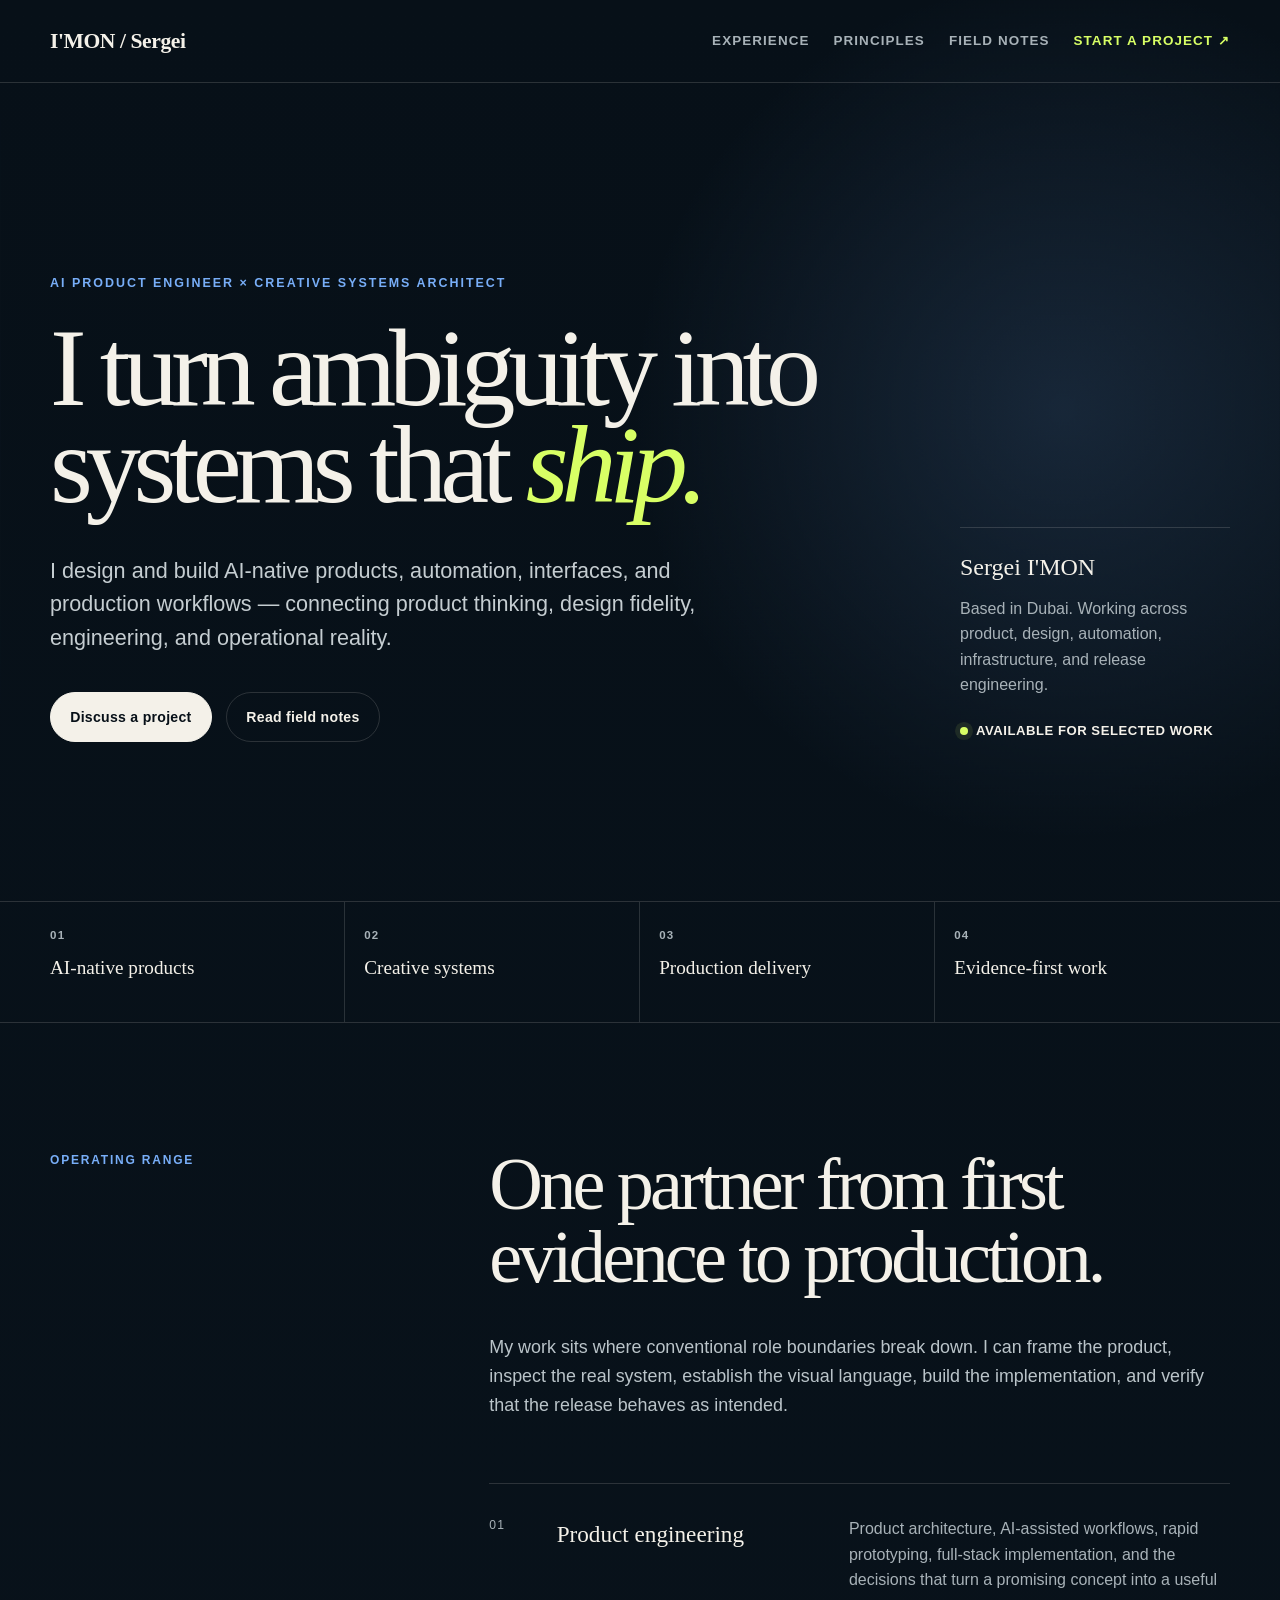
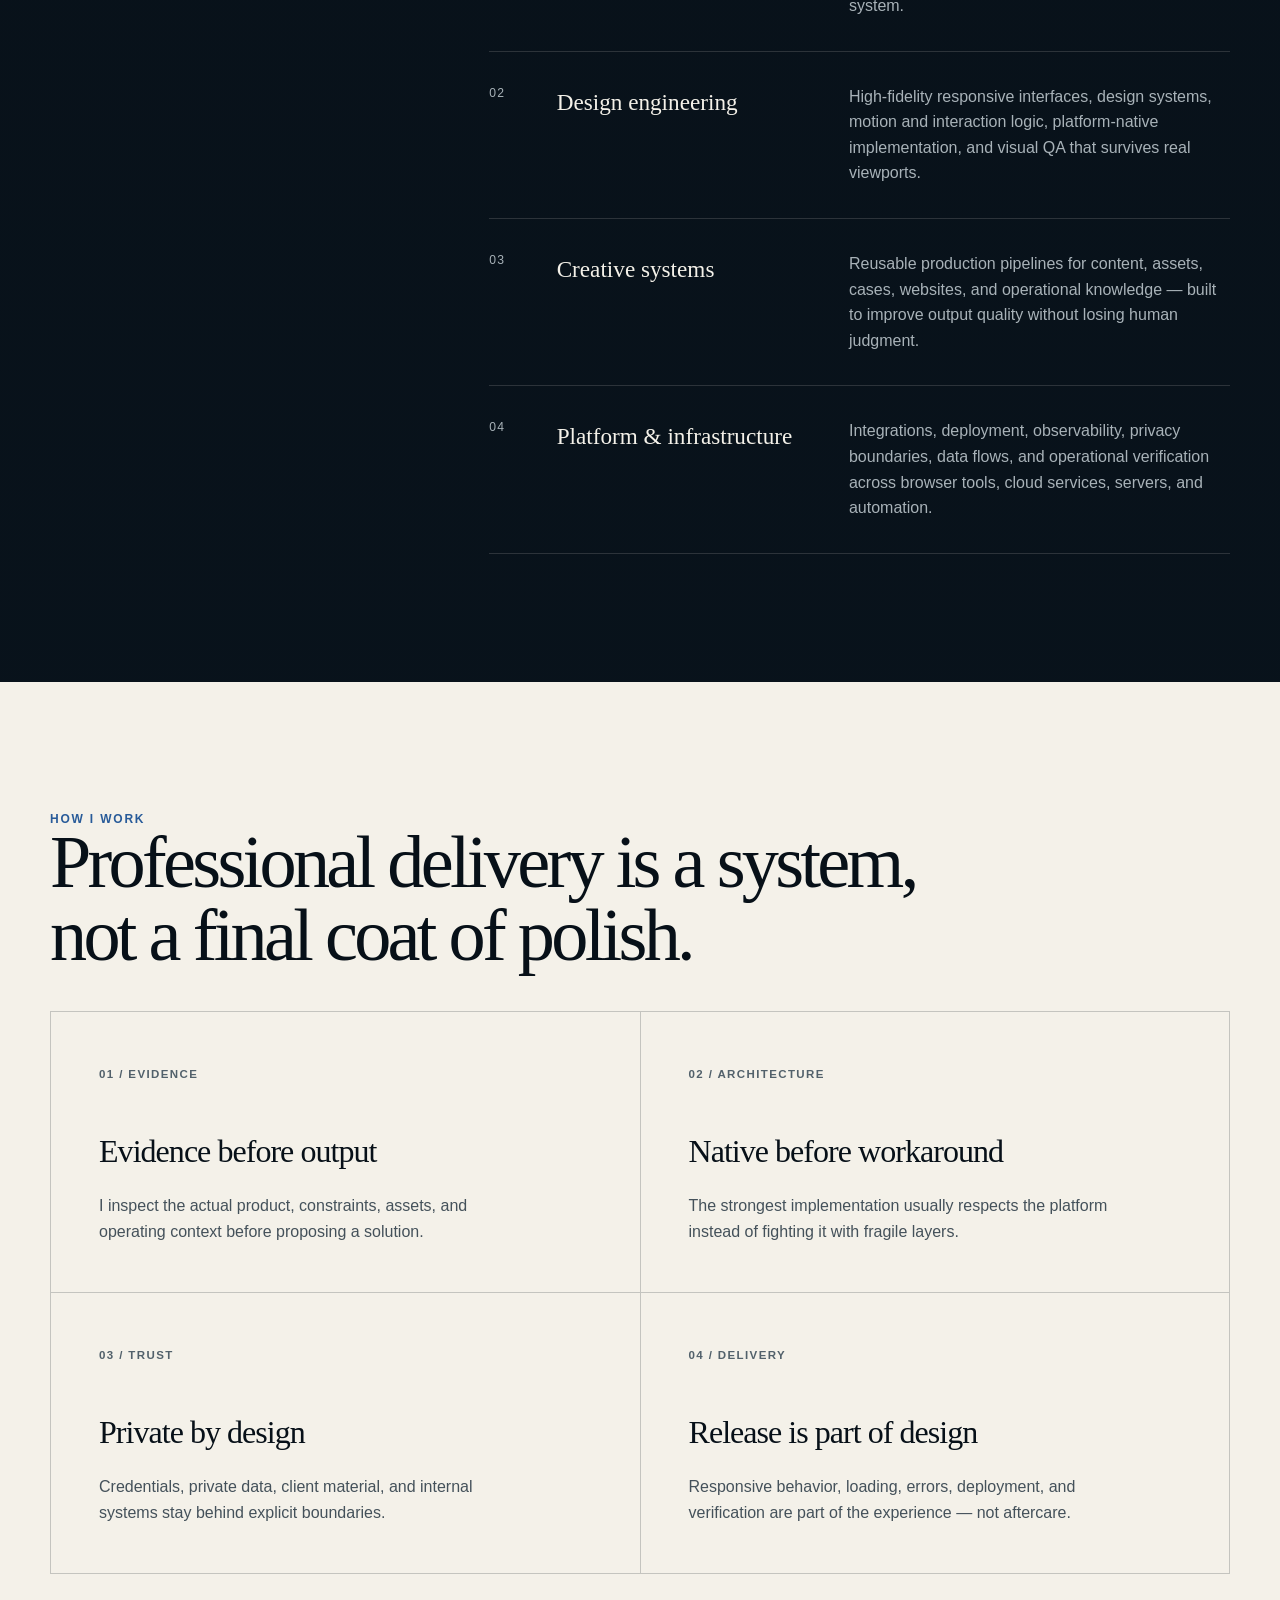
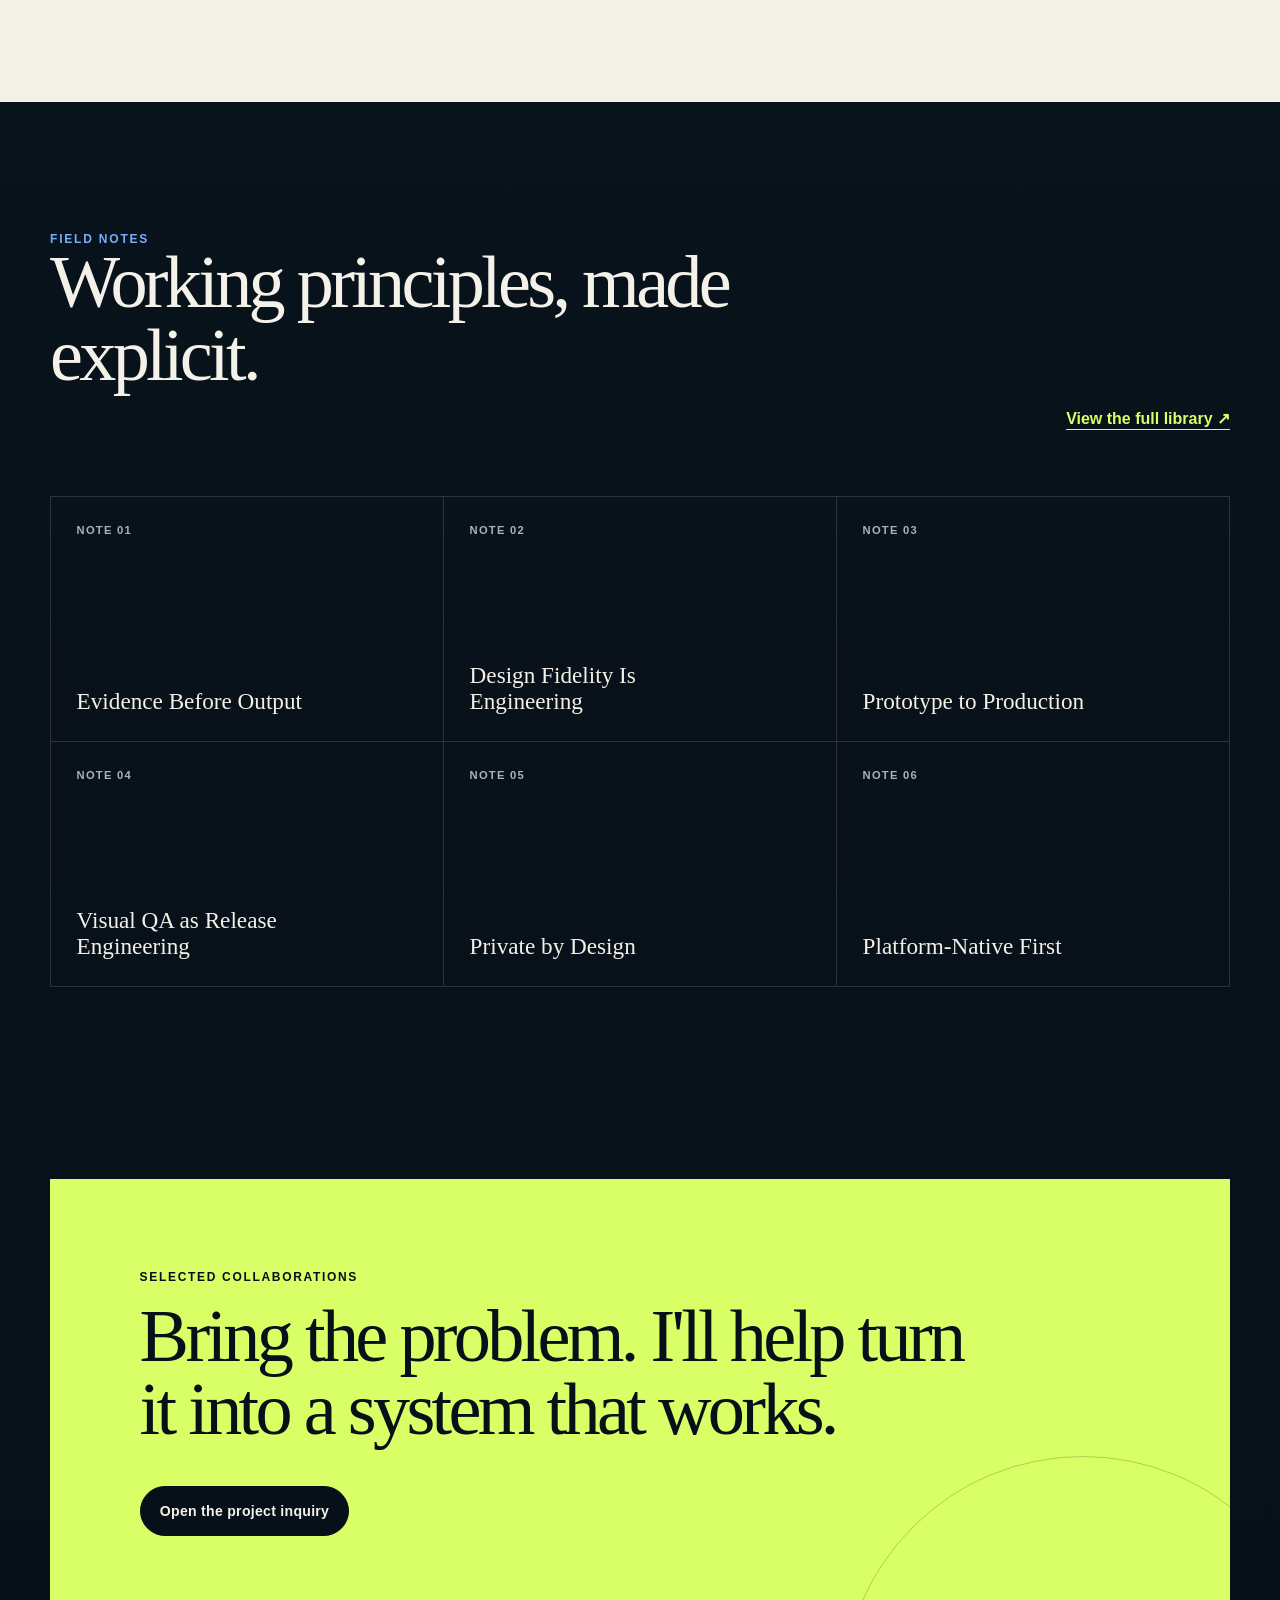
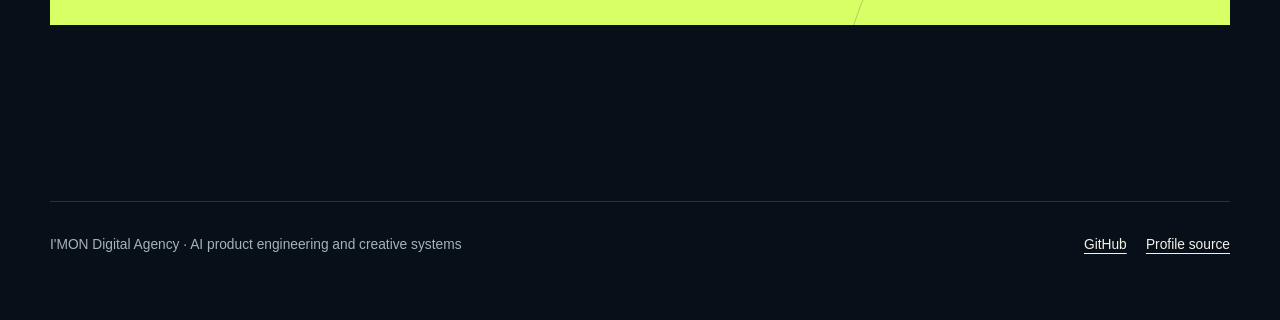
<file: index.html>
<!doctype html>
<html lang="en">
<head>
  <meta charset="utf-8">
  <meta name="viewport" content="width=device-width, initial-scale=1">
  <title>Sergei I'MON — AI Product Engineer & Creative Systems Architect</title>
  <meta name="description" content="AI-native product engineering, creative systems, design automation, and production-grade digital delivery by Sergei I'MON.">
  <meta name="theme-color" content="#071018">
  <link rel="canonical" href="https://imonsergey.github.io/">
  <meta property="og:type" content="website">
  <meta property="og:title" content="Sergei I'MON — AI Product Engineer">
  <meta property="og:description" content="From evidence and architecture to a production-ready digital system.">
  <meta property="og:url" content="https://imonsergey.github.io/">
  <meta name="twitter:card" content="summary">
  <script type="application/ld+json">
  {
    "@context": "https://schema.org",
    "@type": "Person",
    "name": "Sergei I'MON",
    "url": "https://imonsergey.github.io/",
    "sameAs": ["https://github.com/IMONsergey"],
    "jobTitle": "AI Product Engineer and Creative Systems Architect",
    "worksFor": {
      "@type": "Organization",
      "name": "I'MON Digital Agency"
    },
    "address": {
      "@type": "PostalAddress",
      "addressLocality": "Dubai"
    }
  }
  </script>
  <style>
    :root {
      --ink: #071018;
      --ink-soft: #101d27;
      --paper: #f4f1e9;
      --paper-soft: #e8e3d8;
      --line: rgba(244, 241, 233, .15);
      --muted: #a8b2b8;
      --blue: #78aef8;
      --lime: #d8ff65;
      --max: 1180px;
      --serif: "Iowan Old Style", "Baskerville", "Times New Roman", serif;
      --sans: -apple-system, BlinkMacSystemFont, "Segoe UI", Helvetica, Arial, sans-serif;
    }

    * { box-sizing: border-box; }
    html { scroll-behavior: smooth; background: var(--ink); }
    body {
      margin: 0;
      color: var(--paper);
      background:
        radial-gradient(circle at 83% 8%, rgba(120,174,248,.14), transparent 27rem),
        linear-gradient(180deg, #071018 0%, #09131c 58%, #071018 100%);
      font-family: var(--sans);
      font-size: 16px;
      line-height: 1.6;
      -webkit-font-smoothing: antialiased;
    }

    a { color: inherit; }
    ::selection { color: var(--ink); background: var(--lime); }

    .skip {
      position: fixed;
      left: 1rem;
      top: -5rem;
      z-index: 100;
      padding: .75rem 1rem;
      color: var(--ink);
      background: var(--lime);
      font-weight: 700;
    }
    .skip:focus { top: 1rem; }

    .shell { width: min(calc(100% - 40px), var(--max)); margin: 0 auto; }

    .nav {
      position: relative;
      z-index: 5;
      border-bottom: 1px solid var(--line);
    }
    .nav-inner {
      min-height: 82px;
      display: flex;
      align-items: center;
      justify-content: space-between;
      gap: 2rem;
    }
    .mark {
      font-family: var(--serif);
      font-size: 1.35rem;
      font-weight: 700;
      letter-spacing: -.02em;
      text-decoration: none;
    }
    .nav-links { display: flex; align-items: center; gap: 1.5rem; }
    .nav-links a {
      color: var(--muted);
      font-size: .84rem;
      font-weight: 650;
      letter-spacing: .08em;
      text-decoration: none;
      text-transform: uppercase;
      transition: color .2s ease;
    }
    .nav-links a:hover, .nav-links a:focus-visible { color: var(--paper); }
    .nav-links .nav-cta { color: var(--lime); }

    .hero {
      min-height: calc(100vh - 82px);
      display: grid;
      align-items: center;
      padding: 7rem 0 5rem;
    }
    .hero-grid {
      display: grid;
      grid-template-columns: minmax(0, 1fr) 270px;
      align-items: end;
      gap: clamp(3rem, 8vw, 8rem);
    }
    .eyebrow {
      margin: 0 0 1.65rem;
      color: var(--blue);
      font-size: .78rem;
      font-weight: 750;
      letter-spacing: .16em;
      text-transform: uppercase;
    }
    h1 {
      max-width: 920px;
      margin: 0;
      font-family: var(--serif);
      font-size: clamp(3.45rem, 8.6vw, 7.9rem);
      font-weight: 500;
      letter-spacing: -.065em;
      line-height: .88;
    }
    h1 em { color: var(--lime); font-weight: 500; }
    .hero-copy {
      max-width: 700px;
      margin: 2.5rem 0 0;
      color: #c5cdd1;
      font-size: clamp(1.08rem, 2vw, 1.35rem);
      line-height: 1.55;
    }
    .actions { display: flex; flex-wrap: wrap; gap: .9rem; margin-top: 2.4rem; }
    .button {
      display: inline-flex;
      min-height: 50px;
      align-items: center;
      justify-content: center;
      padding: .8rem 1.2rem;
      border: 1px solid var(--paper);
      border-radius: 999px;
      font-size: .88rem;
      font-weight: 750;
      letter-spacing: .02em;
      text-decoration: none;
      transition: transform .2s ease, background .2s ease, color .2s ease;
    }
    .button:hover, .button:focus-visible { transform: translateY(-2px); }
    .button.primary { color: var(--ink); background: var(--paper); }
    .button.secondary { color: var(--paper); border-color: var(--line); }

    .hero-aside {
      border-top: 1px solid var(--line);
      padding-top: 1.2rem;
      color: var(--muted);
    }
    .hero-aside strong {
      display: block;
      margin-bottom: .6rem;
      color: var(--paper);
      font-family: var(--serif);
      font-size: 1.5rem;
      font-weight: 500;
    }
    .status {
      display: inline-flex;
      align-items: center;
      gap: .5rem;
      margin-top: 1.4rem;
      color: var(--paper);
      font-size: .82rem;
      font-weight: 700;
      letter-spacing: .04em;
      text-transform: uppercase;
    }
    .status::before {
      width: 8px;
      height: 8px;
      border-radius: 50%;
      background: var(--lime);
      box-shadow: 0 0 0 5px rgba(216,255,101,.09);
      content: "";
    }

    .band {
      border-top: 1px solid var(--line);
      border-bottom: 1px solid var(--line);
    }
    .band-grid {
      display: grid;
      grid-template-columns: repeat(4, 1fr);
    }
    .band-item {
      min-height: 120px;
      padding: 1.5rem 1.2rem 1.5rem 0;
      border-right: 1px solid var(--line);
    }
    .band-item:not(:first-child) { padding-left: 1.2rem; }
    .band-item:last-child { border-right: 0; }
    .band-item span {
      display: block;
      margin-bottom: .55rem;
      color: var(--muted);
      font-size: .72rem;
      font-weight: 700;
      letter-spacing: .11em;
      text-transform: uppercase;
    }
    .band-item strong { font-family: var(--serif); font-size: 1.2rem; font-weight: 500; }

    section { padding: 8rem 0; }
    .section-grid {
      display: grid;
      grid-template-columns: minmax(220px, .7fr) minmax(0, 1.6fr);
      gap: clamp(3rem, 9vw, 8rem);
    }
    .section-label {
      margin: 0;
      color: var(--blue);
      font-size: .75rem;
      font-weight: 750;
      letter-spacing: .15em;
      text-transform: uppercase;
    }
    h2 {
      max-width: 760px;
      margin: -.2rem 0 2.5rem;
      font-family: var(--serif);
      font-size: clamp(2.6rem, 5.8vw, 5.2rem);
      font-weight: 500;
      letter-spacing: -.05em;
      line-height: .98;
    }
    .intro {
      max-width: 720px;
      margin: 0 0 4rem;
      color: #bac4c9;
      font-size: 1.12rem;
    }

    .capabilities { border-top: 1px solid var(--line); }
    .capability {
      display: grid;
      grid-template-columns: 45px minmax(0, .85fr) minmax(0, 1.2fr);
      gap: 1.4rem;
      padding: 2rem 0;
      border-bottom: 1px solid var(--line);
    }
    .capability .number { color: var(--muted); font-size: .76rem; letter-spacing: .1em; }
    .capability h3 { margin: 0; font-family: var(--serif); font-size: 1.45rem; font-weight: 500; }
    .capability p { margin: 0; color: var(--muted); }

    .paper {
      color: var(--ink);
      background: var(--paper);
    }
    .paper .section-label { color: #285b99; }
    .paper h2 { max-width: 880px; }
    .principles {
      display: grid;
      grid-template-columns: repeat(2, 1fr);
      border-top: 1px solid rgba(7,16,24,.2);
      border-left: 1px solid rgba(7,16,24,.2);
    }
    .principle {
      min-height: 270px;
      padding: clamp(1.6rem, 4vw, 3rem);
      border-right: 1px solid rgba(7,16,24,.2);
      border-bottom: 1px solid rgba(7,16,24,.2);
    }
    .principle span { color: #52616b; font-size: .72rem; font-weight: 750; letter-spacing: .12em; }
    .principle h3 { margin: 2.5rem 0 1rem; font-family: var(--serif); font-size: 2rem; font-weight: 500; letter-spacing: -.03em; }
    .principle p { max-width: 430px; margin: 0; color: #44515a; }

    .notes-head { display: flex; align-items: end; justify-content: space-between; gap: 2rem; }
    .text-link { color: var(--lime); font-weight: 700; text-underline-offset: 5px; }
    .notes {
      display: grid;
      grid-template-columns: repeat(3, 1fr);
      margin-top: 4rem;
      border-top: 1px solid var(--line);
      border-left: 1px solid var(--line);
    }
    .note {
      min-height: 245px;
      display: flex;
      flex-direction: column;
      justify-content: space-between;
      padding: 1.6rem;
      border-right: 1px solid var(--line);
      border-bottom: 1px solid var(--line);
      text-decoration: none;
      transition: color .2s ease, background .2s ease;
    }
    .note:hover, .note:focus-visible { color: var(--ink); background: var(--lime); }
    .note span { color: var(--muted); font-size: .7rem; font-weight: 750; letter-spacing: .11em; }
    .note:hover span, .note:focus-visible span { color: #314000; }
    .note strong { max-width: 250px; font-family: var(--serif); font-size: 1.45rem; font-weight: 500; line-height: 1.15; }

    .contact { padding-top: 4rem; }
    .contact-card {
      position: relative;
      overflow: hidden;
      padding: clamp(2rem, 7vw, 6.5rem);
      color: var(--ink);
      background: var(--lime);
    }
    .contact-card::after {
      position: absolute;
      right: -8%;
      bottom: -70%;
      width: 30rem;
      height: 30rem;
      border: 1px solid rgba(7,16,24,.2);
      border-radius: 50%;
      content: "";
    }
    .contact-card p {
      position: relative;
      z-index: 1;
      margin: 0 0 1rem;
      font-size: .75rem;
      font-weight: 800;
      letter-spacing: .14em;
      text-transform: uppercase;
    }
    .contact-card h2 {
      position: relative;
      z-index: 1;
      max-width: 850px;
      margin-bottom: 2.5rem;
    }
    .contact-card .button {
      position: relative;
      z-index: 1;
      color: var(--paper);
      background: var(--ink);
      border-color: var(--ink);
    }

    footer { padding: 3rem 0 4rem; }
    .footer-grid {
      display: flex;
      align-items: end;
      justify-content: space-between;
      gap: 2rem;
      padding-top: 2rem;
      border-top: 1px solid var(--line);
    }
    .footer-grid p { margin: 0; color: var(--muted); font-size: .86rem; }
    .footer-links { display: flex; gap: 1.2rem; }
    .footer-links a { color: var(--paper); font-size: .86rem; text-underline-offset: 4px; }

    @media (max-width: 850px) {
      .hero-grid, .section-grid { grid-template-columns: 1fr; }
      .hero { min-height: auto; }
      .hero-aside { max-width: 420px; }
      .band-grid, .notes { grid-template-columns: repeat(2, 1fr); }
      .capability { grid-template-columns: 36px 1fr; }
      .capability p { grid-column: 2; }
    }

    @media (max-width: 620px) {
      .shell { width: min(calc(100% - 28px), var(--max)); }
      .nav-inner { min-height: 70px; }
      .nav-links a:not(.nav-cta) { display: none; }
      .hero { padding: 5.2rem 0 4rem; }
      h1 { font-size: clamp(3.25rem, 17vw, 5.4rem); }
      section { padding: 5.5rem 0; }
      .band-grid, .principles, .notes { grid-template-columns: 1fr; }
      .band-item, .band-item:not(:first-child) { padding: 1.2rem 0; border-right: 0; border-bottom: 1px solid var(--line); }
      .band-item:last-child { border-bottom: 0; }
      .notes-head, .footer-grid { align-items: flex-start; flex-direction: column; }
      .contact { padding-top: 2rem; }
    }

    @media (prefers-reduced-motion: reduce) {
      html { scroll-behavior: auto; }
      *, *::before, *::after { transition-duration: .01ms !important; }
    }
  </style>
</head>
<body>
  <a class="skip" href="#main">Skip to content</a>

  <header class="nav">
    <div class="shell nav-inner">
      <a class="mark" href="#top" aria-label="Sergei I'MON — home">I&apos;MON / Sergei</a>
      <nav class="nav-links" aria-label="Primary navigation">
        <a href="#experience">Experience</a>
        <a href="#principles">Principles</a>
        <a href="#notes">Field notes</a>
        <a class="nav-cta" href="https://github.com/IMONsergey/IMONsergey/issues/new?template=client-inquiry.yml">Start a project ↗</a>
      </nav>
    </div>
  </header>

  <main id="main">
    <section class="hero" id="top">
      <div class="shell hero-grid">
        <div>
          <p class="eyebrow">AI Product Engineer × Creative Systems Architect</p>
          <h1>I turn ambiguity into systems that <em>ship.</em></h1>
          <p class="hero-copy">I design and build AI-native products, automation, interfaces, and production workflows — connecting product thinking, design fidelity, engineering, and operational reality.</p>
          <div class="actions">
            <a class="button primary" href="https://github.com/IMONsergey/IMONsergey/issues/new?template=client-inquiry.yml">Discuss a project</a>
            <a class="button secondary" href="https://github.com/IMONsergey/IMONsergey/tree/main/field-notes">Read field notes</a>
          </div>
        </div>
        <aside class="hero-aside">
          <strong>Sergei I'MON</strong>
          Based in Dubai. Working across product, design, automation, infrastructure, and release engineering.
          <div class="status">Available for selected work</div>
        </aside>
      </div>
    </section>

    <div class="band" aria-label="Core disciplines">
      <div class="shell band-grid">
        <div class="band-item"><span>01</span><strong>AI-native products</strong></div>
        <div class="band-item"><span>02</span><strong>Creative systems</strong></div>
        <div class="band-item"><span>03</span><strong>Production delivery</strong></div>
        <div class="band-item"><span>04</span><strong>Evidence-first work</strong></div>
      </div>
    </div>

    <section id="experience">
      <div class="shell section-grid">
        <p class="section-label">Operating range</p>
        <div>
          <h2>One partner from first evidence to production.</h2>
          <p class="intro">My work sits where conventional role boundaries break down. I can frame the product, inspect the real system, establish the visual language, build the implementation, and verify that the release behaves as intended.</p>
          <div class="capabilities">
            <article class="capability">
              <span class="number">01</span>
              <h3>Product engineering</h3>
              <p>Product architecture, AI-assisted workflows, rapid prototyping, full-stack implementation, and the decisions that turn a promising concept into a useful system.</p>
            </article>
            <article class="capability">
              <span class="number">02</span>
              <h3>Design engineering</h3>
              <p>High-fidelity responsive interfaces, design systems, motion and interaction logic, platform-native implementation, and visual QA that survives real viewports.</p>
            </article>
            <article class="capability">
              <span class="number">03</span>
              <h3>Creative systems</h3>
              <p>Reusable production pipelines for content, assets, cases, websites, and operational knowledge — built to improve output quality without losing human judgment.</p>
            </article>
            <article class="capability">
              <span class="number">04</span>
              <h3>Platform & infrastructure</h3>
              <p>Integrations, deployment, observability, privacy boundaries, data flows, and operational verification across browser tools, cloud services, servers, and automation.</p>
            </article>
          </div>
        </div>
      </div>
    </section>

    <section class="paper" id="principles">
      <div class="shell">
        <p class="section-label">How I work</p>
        <h2>Professional delivery is a system, not a final coat of polish.</h2>
        <div class="principles">
          <article class="principle">
            <span>01 / EVIDENCE</span>
            <h3>Evidence before output</h3>
            <p>I inspect the actual product, constraints, assets, and operating context before proposing a solution.</p>
          </article>
          <article class="principle">
            <span>02 / ARCHITECTURE</span>
            <h3>Native before workaround</h3>
            <p>The strongest implementation usually respects the platform instead of fighting it with fragile layers.</p>
          </article>
          <article class="principle">
            <span>03 / TRUST</span>
            <h3>Private by design</h3>
            <p>Credentials, private data, client material, and internal systems stay behind explicit boundaries.</p>
          </article>
          <article class="principle">
            <span>04 / DELIVERY</span>
            <h3>Release is part of design</h3>
            <p>Responsive behavior, loading, errors, deployment, and verification are part of the experience — not aftercare.</p>
          </article>
        </div>
      </div>
    </section>

    <section id="notes">
      <div class="shell">
        <div class="notes-head">
          <div>
            <p class="section-label">Field notes</p>
            <h2>Working principles, made explicit.</h2>
          </div>
          <a class="text-link" href="https://github.com/IMONsergey/IMONsergey/tree/main/field-notes">View the full library ↗</a>
        </div>
        <div class="notes">
          <a class="note" href="https://github.com/IMONsergey/IMONsergey/blob/main/field-notes/evidence-before-output.md"><span>NOTE 01</span><strong>Evidence Before Output</strong></a>
          <a class="note" href="https://github.com/IMONsergey/IMONsergey/blob/main/field-notes/design-fidelity-is-engineering.md"><span>NOTE 02</span><strong>Design Fidelity Is Engineering</strong></a>
          <a class="note" href="https://github.com/IMONsergey/IMONsergey/blob/main/field-notes/prototype-to-production.md"><span>NOTE 03</span><strong>Prototype to Production</strong></a>
          <a class="note" href="https://github.com/IMONsergey/IMONsergey/blob/main/field-notes/visual-qa-as-release-engineering.md"><span>NOTE 04</span><strong>Visual QA as Release Engineering</strong></a>
          <a class="note" href="https://github.com/IMONsergey/IMONsergey/blob/main/field-notes/private-by-design.md"><span>NOTE 05</span><strong>Private by Design</strong></a>
          <a class="note" href="https://github.com/IMONsergey/IMONsergey/blob/main/field-notes/platform-native-first.md"><span>NOTE 06</span><strong>Platform-Native First</strong></a>
        </div>
      </div>
    </section>

    <section class="contact" id="contact">
      <div class="shell">
        <div class="contact-card">
          <p>Selected collaborations</p>
          <h2>Bring the problem. I&apos;ll help turn it into a system that works.</h2>
          <a class="button" href="https://github.com/IMONsergey/IMONsergey/issues/new?template=client-inquiry.yml">Open the project inquiry</a>
        </div>
      </div>
    </section>
  </main>

  <footer>
    <div class="shell footer-grid">
      <p>I&apos;MON Digital Agency · AI product engineering and creative systems</p>
      <div class="footer-links">
        <a href="https://github.com/IMONsergey">GitHub</a>
        <a href="https://github.com/IMONsergey/IMONsergey">Profile source</a>
      </div>
    </div>
  </footer>
</body>
</html>
</file>
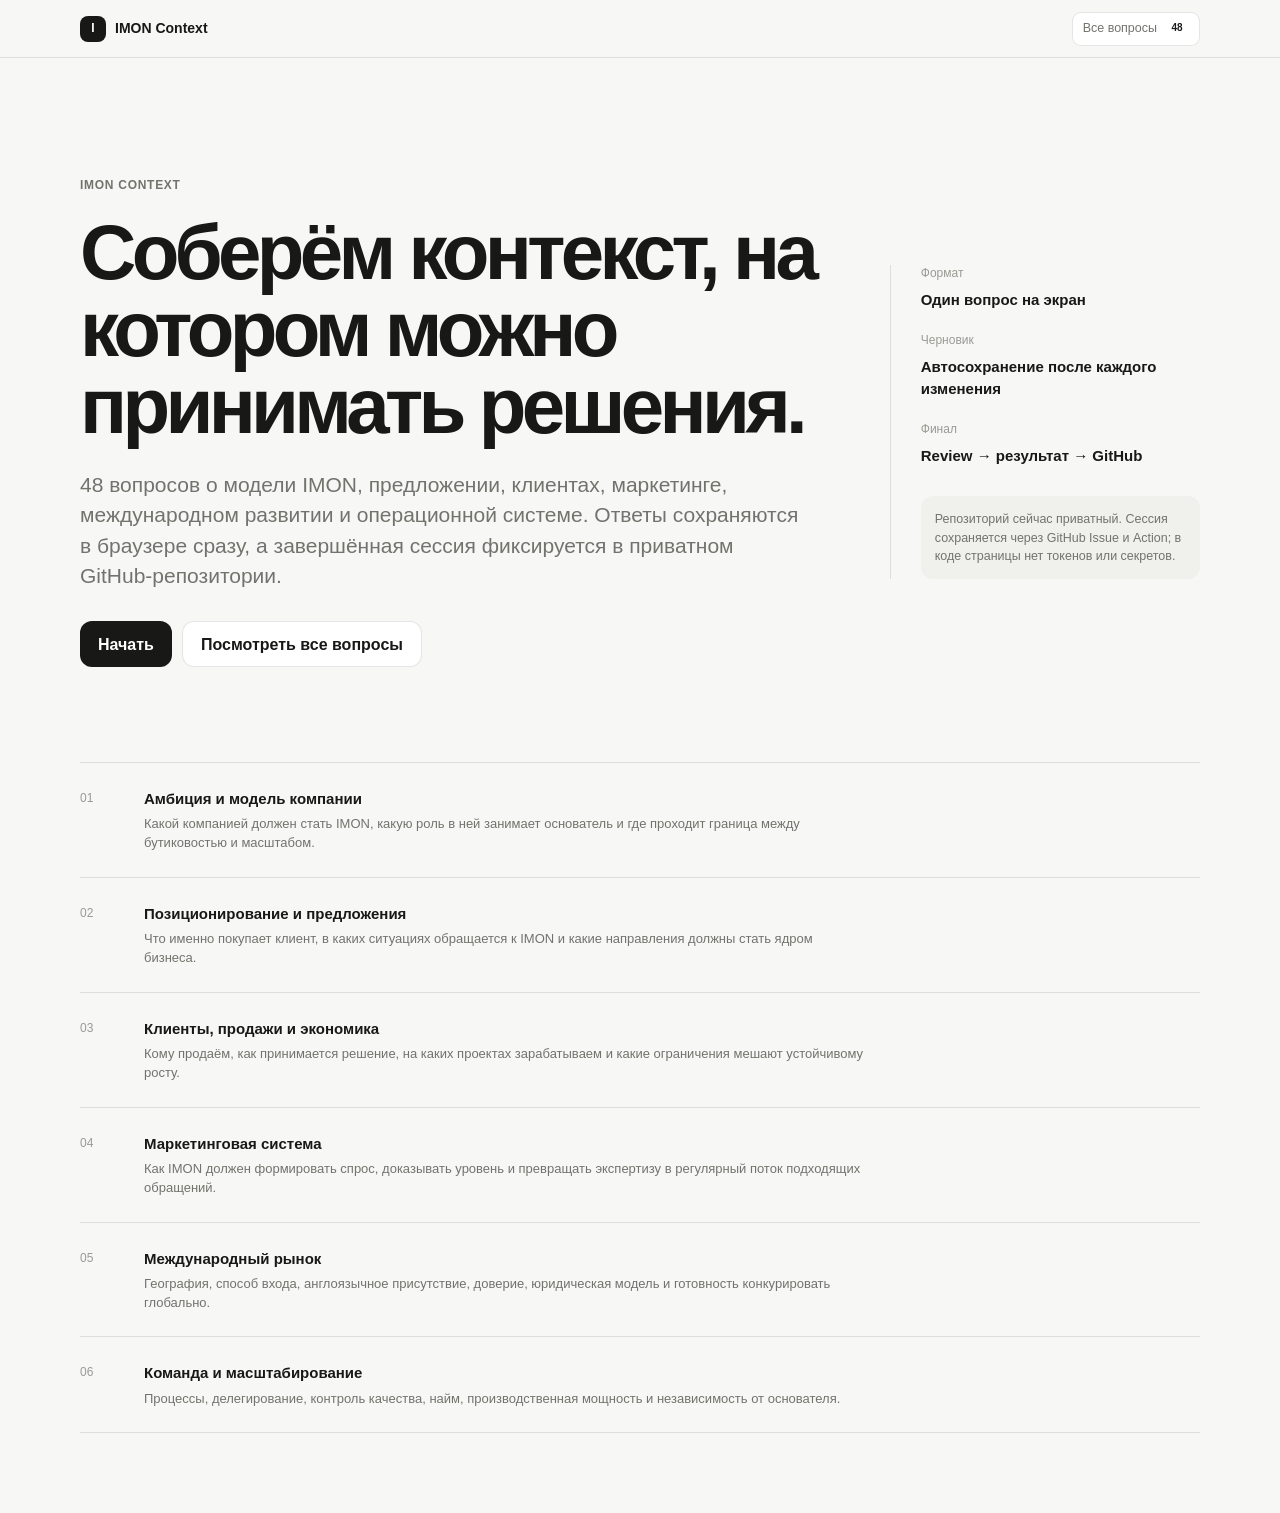
<file: imoncontext/index.html>
<!doctype html>
<html lang="ru">
<head>
  <meta charset="utf-8">
  <meta name="viewport" content="width=device-width, initial-scale=1, viewport-fit=cover">
  <meta name="description" content="IMON Context — стратегическая диагностика модели, предложения, маркетинга и масштабирования IMON.">
  <meta name="theme-color" content="#f7f7f5">
  <meta name="imon-build" content="2026-08-10T17:23:00+03:00">
  <title>IMON Context — Strategic Diagnostic</title>
  <link rel="stylesheet" href="./styles.css">
  <link rel="stylesheet" href="./question-browser.css">
</head>
<body>
  <header class="topbar">
    <a class="brand" href="./" aria-label="IMON Context">
      <span class="brand-mark">I</span>
      <span>IMON Context</span>
    </a>
    <button class="ghost-button" id="resetButton" type="button">Сбросить ответы</button>
  </header>

  <main id="app" class="app-shell" aria-live="polite"></main>

  <noscript><div class="noscript">Для прохождения диагностики нужен JavaScript.</div></noscript>

  <script src="./questions.js"></script>
  <script src="./questions/vision.js"></script>
  <script src="./questions/positioning.js"></script>
  <script src="./questions/market.js"></script>
  <script src="./questions/marketing.js"></script>
  <script src="./questions/international.js"></script>
  <script src="./questions/operations.js"></script>
  <script src="./app.js"></script>
  <script src="./question-browser.js"></script>
</body>
</html>
</file>
<file: imoncontext/styles.css>
:root{color-scheme:light;--bg:#f7f7f5;--surface:#fff;--subtle:#f0f0ed;--hover:#e9e9e5;--text:#181817;--muted:#73736d;--muted2:#9a9a94;--line:rgba(24,24,23,.11);--line2:rgba(24,24,23,.2);--danger:#b33b32;--success:#34724a;--radius:16px;--max:1120px;--qmax:820px;--shadow:0 1px 2px rgba(0,0,0,.03),0 10px 32px rgba(0,0,0,.035)}*{box-sizing:border-box}html{scroll-behavior:smooth}body{margin:0;min-height:100vh;background:var(--bg);color:var(--text);font-family:ui-sans-serif,-apple-system,BlinkMacSystemFont,"Segoe UI",sans-serif;line-height:1.45;-webkit-font-smoothing:antialiased}button,input,textarea{font:inherit}button{color:inherit}button[hidden]{display:none!important}button:focus-visible,input:focus-visible,textarea:focus-visible{outline:2px solid var(--text);outline-offset:3px}h1,h2,h3,p{margin-top:0}.topbar{position:sticky;top:0;z-index:20;height:58px;display:flex;align-items:center;justify-content:space-between;padding:0 max(20px,calc((100vw - var(--max))/2));border-bottom:1px solid var(--line);background:rgba(247,247,245,.9);backdrop-filter:blur(18px)}.brand{display:flex;align-items:center;gap:9px;color:var(--text);text-decoration:none;font-size:14px;font-weight:650}.brand-mark{display:grid;place-items:center;width:26px;height:26px;border-radius:8px;background:var(--text);color:#fff;font-size:12px;font-weight:750}.app-shell{width:min(var(--max),calc(100% - 40px));margin:0 auto;padding:54px 0 80px}.primary-button,.secondary-button,.ghost-button,.text-button,.icon-button,.crumb-button{border:0;cursor:pointer;transition:.15s ease}.primary-button,.secondary-button{min-height:46px;display:inline-flex;align-items:center;justify-content:center;gap:9px;padding:0 18px;border-radius:12px;font-weight:650}.primary-button{background:var(--text);color:#fff}.primary-button:hover{background:#30302e}.secondary-button{background:var(--surface);border:1px solid var(--line);color:var(--text)}.secondary-button:hover,.icon-button:hover{background:var(--subtle)}.ghost-button{min-height:34px;padding:0 12px;border-radius:9px;background:transparent;color:var(--muted);font-size:13px}.ghost-button:hover{background:var(--subtle);color:var(--text)}.text-button{padding:8px 0;background:transparent;color:var(--muted);font-size:14px}.text-button:hover{color:var(--text)}.icon-button{width:42px;height:42px;border-radius:12px;background:var(--surface);border:1px solid var(--line);font-size:18px}.crumb-button{padding:0;background:transparent;font-size:13px;font-weight:650}button:disabled{opacity:.3;cursor:default}.product-label{margin-bottom:20px;color:var(--muted);font-size:12px;font-weight:680;letter-spacing:.06em;text-transform:uppercase}.intro-shell{min-height:min(650px,calc(100vh - 150px));display:grid;grid-template-columns:minmax(0,1.55fr) minmax(280px,.65fr);gap:70px;align-items:center;padding:42px 0 72px}.intro-copy h1{max-width:850px;margin-bottom:24px;font-size:clamp(46px,6.2vw,78px);line-height:.99;font-weight:560;letter-spacing:-.06em}.intro-lead{max-width:720px;margin-bottom:30px;color:var(--muted);font-size:clamp(17px,1.7vw,21px)}.intro-actions{display:flex;flex-wrap:wrap;gap:10px}.resume-line{max-width:520px;display:flex;justify-content:space-between;margin:34px 0 8px;color:var(--muted);font-size:13px}.thin-progress{width:100%;height:4px;overflow:hidden;border-radius:999px;background:#e4e4df}.thin-progress i{display:block;height:100%;border-radius:inherit;background:var(--text)}.intro-copy>.thin-progress{max-width:520px}.intro-meta{display:grid;gap:22px;padding-left:30px;border-left:1px solid var(--line)}.meta-block{display:grid;gap:6px}.meta-block span{color:var(--muted2);font-size:12px}.meta-block strong{font-size:15px;font-weight:610}.privacy-note{margin-top:8px;padding:14px;border-radius:12px;background:var(--subtle);color:var(--muted);font-size:12.5px}.section-preview{border-top:1px solid var(--line)}.section-preview-item{display:grid;grid-template-columns:50px 1fr;gap:14px;padding:24px 0;border-bottom:1px solid var(--line)}.section-preview-item>span{color:var(--muted2);font-size:12px;padding-top:3px}.section-preview-item strong{font-size:15px}.section-preview-item p{max-width:720px;margin:5px 0 0;color:var(--muted);font-size:13px}.diagnostic-shell{max-width:980px;margin:0 auto}.diagnostic-head{display:grid;grid-template-columns:1fr minmax(220px,320px) 1fr;align-items:center;gap:22px;margin-bottom:22px}.head-progress{display:grid;grid-template-columns:auto 1fr;align-items:center;gap:10px}.head-progress>span{color:var(--muted);font-size:12px}.autosave-state{justify-self:end;color:var(--muted2);font-size:12px}.section-rail{display:flex;gap:7px;overflow-x:auto;scrollbar-width:none;padding:0 0 18px;border-bottom:1px solid var(--line)}.section-rail::-webkit-scrollbar{display:none}.section-pill{flex:0 0 auto;display:flex;align-items:center;gap:8px;min-height:34px;padding:0 10px;border:1px solid transparent;border-radius:999px;background:transparent;color:var(--muted);font-size:12.5px;cursor:pointer}.section-pill span{display:grid;place-items:center;width:18px;height:18px;border-radius:50%;background:var(--subtle);font-size:10px}.section-pill:hover{background:var(--subtle);color:var(--text)}.section-pill.active{background:var(--surface);border-color:var(--line);color:var(--text)}.section-pill.complete span{background:var(--text);color:#fff}.question-screen{width:min(var(--qmax),100%);margin:0 auto;padding:clamp(42px,6vw,76px) 0 24px}.question-context{display:flex;flex-wrap:wrap;gap:8px 14px;margin-bottom:22px;color:var(--muted2);font-size:12px}.question-context strong{color:var(--muted);font-weight:610}.question-copy{margin-bottom:30px}.question-copy h2{margin-bottom:12px;font-size:clamp(31px,4.2vw,50px);line-height:1.08;font-weight:570;letter-spacing:-.045em}.question-copy p{max-width:700px;margin-bottom:12px;color:var(--muted);font-size:15px}.optional-label{display:inline-flex;padding:4px 8px;border-radius:999px;background:var(--subtle);color:var(--muted);font-size:11px}.answer-zone{min-height:220px}.choice-list{display:grid;gap:8px}.choice{position:relative;display:grid;grid-template-columns:30px minmax(0,1fr) 24px;gap:12px;align-items:center;min-height:58px;padding:12px 14px;border:1px solid var(--line);border-radius:13px;background:var(--surface);cursor:pointer;transition:.12s ease}.choice:hover{border-color:var(--line2);transform:translateY(-1px)}.choice.selected{border-color:var(--text);box-shadow:0 0 0 1px var(--text) inset}.choice input{position:absolute;opacity:0;pointer-events:none}.choice-key{display:grid;place-items:center;width:28px;height:28px;border-radius:8px;background:var(--subtle);color:var(--muted);font-size:11px}.choice-body strong{display:block;font-size:14px;font-weight:590}.choice-body small{display:block;margin-top:3px;color:var(--muted);font-size:12.5px}.choice-check{display:grid;place-items:center;width:22px;height:22px;border:1px solid var(--line2);border-radius:50%;color:transparent;font-size:11px}.choice-list.multi .choice-check{border-radius:6px}.choice.selected .choice-check{background:var(--text);border-color:var(--text);color:#fff}.selection-note{margin:10px 2px 0;color:var(--muted);font-size:12px}.text-answer-wrap{display:grid;gap:9px}.text-answer{width:100%;min-height:220px;resize:vertical;padding:18px;border:1px solid var(--line);border-radius:14px;background:var(--surface);color:var(--text);font-size:16px;line-height:1.55}.text-answer::placeholder{color:#aaa9a3}.input-meta{display:flex;justify-content:space-between;gap:16px;color:var(--muted2);font-size:11px}.number-answer-wrap{display:flex;align-items:baseline;gap:12px}.number-answer{width:min(460px,100%);height:78px;padding:0 16px;border:0;border-bottom:1px solid var(--line2);border-radius:0;background:transparent;color:var(--text);font-size:clamp(36px,6vw,60px);font-weight:520}.number-answer-wrap>span{color:var(--muted);font-size:18px}.scale-answer{padding-top:8px}.scale-label-row{display:flex;justify-content:space-between;gap:20px;margin-bottom:12px;color:var(--muted);font-size:12px}.scale-buttons{display:grid;grid-template-columns:repeat(10,minmax(0,1fr));gap:6px}.scale-button{aspect-ratio:1;min-width:0;border:1px solid var(--line);border-radius:10px;background:var(--surface);color:var(--muted);cursor:pointer;font-size:13px}.scale-button:hover{border-color:var(--line2);color:var(--text)}.scale-button.selected{background:var(--text);border-color:var(--text);color:#fff}.scale-current{display:flex;align-items:baseline;gap:8px;margin-top:20px}.scale-current strong{font-size:42px;line-height:1}.scale-current span{color:var(--muted);font-size:13px}.question-error{margin-top:18px;color:var(--danger);font-size:13px}.question-actions{display:flex;align-items:center;justify-content:space-between;gap:16px;margin-top:36px;padding-top:18px;border-top:1px solid var(--line)}.left-actions,.next-wrap{display:flex;align-items:center;gap:14px}.keyboard-hint{color:var(--muted2);font-size:11px}.shake{animation:shake .28s ease}@keyframes shake{0%,100%{transform:translateX(0)}25%{transform:translateX(-5px)}75%{transform:translateX(5px)}}.review-shell{max-width:960px;margin:0 auto}.review-head{display:grid;grid-template-columns:minmax(0,1fr) auto;gap:42px;align-items:end;padding:32px 0 46px;border-bottom:1px solid var(--line)}.review-head h1{margin-bottom:14px;font-size:clamp(44px,6vw,68px);line-height:1;font-weight:560;letter-spacing:-.055em}.review-head p{max-width:680px;margin-bottom:0;color:var(--muted)}.review-score{display:flex;align-items:end;gap:10px;padding-bottom:7px}.review-score strong{font-size:46px;line-height:.85}.review-score span{color:var(--muted);font-size:12px}.review-section{padding:34px 0;border-bottom:1px solid var(--line)}.review-section-head{display:flex;align-items:baseline;justify-content:space-between;gap:20px;margin-bottom:14px}.review-section-head h2{margin:0;font-size:22px;font-weight:600}.review-section-head span{color:var(--muted);font-size:12px}.review-list{display:grid}.review-item{display:grid;grid-template-columns:minmax(220px,.85fr) minmax(0,1.15fr) auto;gap:18px;align-items:start;width:100%;padding:13px 0;border:0;border-top:1px solid var(--line);background:transparent;text-align:left;cursor:pointer}.review-item>span{color:var(--muted);font-size:12.5px}.review-item strong{font-size:12.5px;font-weight:570;overflow-wrap:anywhere}.review-item i{color:var(--muted2);font-size:11px;font-style:normal}.review-actions{display:flex;justify-content:space-between;gap:12px;padding:30px 0}.results-shell{max-width:1020px;margin:0 auto}.results-hero{display:grid;grid-template-columns:minmax(0,1fr) auto;gap:56px;align-items:end;padding:36px 0 52px;border-bottom:1px solid var(--line)}.results-hero h1{max-width:760px;margin-bottom:16px;font-size:clamp(46px,6.5vw,76px);line-height:.98;font-weight:560;letter-spacing:-.055em}.results-hero p{max-width:700px;margin-bottom:0;color:var(--muted);font-size:15px}.overall-score{min-width:150px;display:grid;grid-template-columns:auto auto;align-items:baseline;justify-content:end}.overall-score strong{font-size:74px;line-height:.8;font-weight:560}.overall-score>span{color:var(--muted);font-size:18px}.overall-score small{grid-column:1/-1;justify-self:end;margin-top:10px;color:var(--muted2);font-size:11px}.results-grid{display:grid;grid-template-columns:1.08fr .92fr;gap:16px;margin:28px 0 16px}.result-panel,.git-save-card{border:1px solid var(--line);border-radius:var(--radius);background:var(--surface);box-shadow:var(--shadow)}.result-panel{padding:24px}.panel-heading{display:flex;justify-content:space-between;gap:18px;align-items:baseline;margin-bottom:25px}.panel-heading h2{margin:0;font-size:19px;font-weight:610}.panel-heading span{color:var(--muted2);font-size:11px}.dimension-list{display:grid;gap:17px}.dimension-item>div:first-child{display:flex;justify-content:space-between;gap:18px;margin-bottom:7px}.dimension-item strong{font-size:12.5px;font-weight:590}.dimension-item span{color:var(--muted);font-size:12px}.dimension-track{height:5px;border-radius:999px;overflow:hidden;background:var(--subtle)}.dimension-track i{display:block;height:100%;border-radius:inherit;background:var(--text)}.insight-block{padding:17px 0;border-top:1px solid var(--line)}.insight-block span{display:block;margin-bottom:7px;color:var(--muted2);font-size:11px}.insight-block strong{font-size:13.5px;line-height:1.5;font-weight:580}.result-caveat{margin:18px 0 0;color:var(--muted);font-size:12px}.git-save-card{display:grid;grid-template-columns:minmax(0,1fr) auto;gap:24px 32px;align-items:center;padding:28px}.save-status{margin-bottom:9px;color:var(--success);font-size:11px;font-weight:650;text-transform:uppercase}.git-save-card h2{margin-bottom:8px;font-size:25px;font-weight:610}.git-save-card p{max-width:680px;margin-bottom:0;color:var(--muted);font-size:13px}.git-save-card code{padding:1px 4px;border-radius:4px;background:var(--subtle);font-family:ui-monospace,SFMono-Regular,Menlo,monospace;font-size:.92em}.save-actions{display:grid;gap:8px;min-width:210px}.git-note{grid-column:1/-1;padding-top:18px;border-top:1px solid var(--line);color:var(--muted);font-size:11.5px}.results-actions{display:flex;justify-content:space-between;gap:20px;padding:18px 2px}.toast{position:fixed;z-index:100;left:50%;bottom:28px;max-width:min(560px,calc(100vw - 32px));transform:translateX(-50%);padding:11px 14px;border-radius:11px;background:#1d1d1b;color:#fff;box-shadow:0 12px 36px rgba(0,0,0,.18);font-size:12.5px}.noscript{margin:40px auto;max-width:640px;padding:18px;border:1px solid var(--line);border-radius:12px;background:var(--surface)}@media(max-width:820px){.app-shell{width:min(100% - 28px,var(--max));padding-top:34px}.intro-shell{grid-template-columns:1fr;min-height:auto;gap:36px;padding:22px 0 54px}.intro-meta{padding-left:0;padding-top:26px;border-left:0;border-top:1px solid var(--line)}.diagnostic-head{grid-template-columns:auto 1fr}.autosave-state{display:none}.head-progress{grid-column:2}.review-head,.results-hero{grid-template-columns:1fr;gap:26px}.review-score,.overall-score{justify-self:start;justify-content:start}.overall-score small{justify-self:start}.results-grid{grid-template-columns:1fr}.git-save-card{grid-template-columns:1fr}.save-actions{min-width:0}.git-note{grid-column:auto}.review-item{grid-template-columns:1fr;gap:5px}.review-item i{display:none}}@media(max-width:620px){.topbar{padding-inline:14px}.brand>span:last-child{display:none}.app-shell{width:calc(100% - 24px);padding-top:24px;padding-bottom:48px}.intro-copy h1{font-size:clamp(42px,13vw,58px)}.intro-lead{font-size:16px}.section-preview-item{grid-template-columns:34px 1fr}.section-rail{margin-inline:-12px;padding-inline:12px}.question-screen{padding-top:34px}.question-copy h2{font-size:34px}.choice{grid-template-columns:26px minmax(0,1fr) 22px;gap:9px;padding:11px}.scale-buttons{grid-template-columns:repeat(5,1fr)}.scale-button{aspect-ratio:1.35}.keyboard-hint{display:none}.review-actions{flex-direction:column-reverse}.review-actions .primary-button,.review-actions .secondary-button{width:100%}.results-hero h1{font-size:46px}.git-save-card{padding:20px}.results-actions{flex-direction:column;align-items:flex-start}.toast{bottom:16px}}@media(prefers-reduced-motion:reduce){*,*::before,*::after{scroll-behavior:auto!important;animation-duration:.01ms!important;transition-duration:.01ms!important}}
</file>
<file: imoncontext/question-browser.css>
.qb-open{overflow:hidden}.qb-topbar-actions{display:flex;align-items:center;gap:8px}.qb-trigger{min-height:34px;display:inline-flex;align-items:center;gap:8px;padding:0 10px;border:1px solid var(--line);border-radius:9px;background:var(--surface);color:var(--muted);cursor:pointer;font-size:12.5px}.qb-trigger:hover{color:var(--text);border-color:var(--line-strong);background:var(--surface-subtle)}.qb-trigger b{min-width:24px;height:20px;display:grid;place-items:center;padding:0 6px;border-radius:999px;background:var(--surface-subtle);color:var(--text);font-size:10px;font-weight:700}.qb-intro-trigger{white-space:nowrap}.qb-overlay[hidden]{display:none!important}.qb-overlay{position:fixed;inset:0;z-index:120;display:grid;grid-template-columns:1fr minmax(560px,760px)}.qb-backdrop{background:rgba(15,15,14,.24);backdrop-filter:blur(5px)}.qb-panel{min-width:0;height:100vh;display:grid;grid-template-rows:auto auto minmax(0,1fr);background:var(--bg);border-left:1px solid var(--line);box-shadow:-20px 0 60px rgba(0,0,0,.08)}.qb-head{display:flex;align-items:flex-start;justify-content:space-between;gap:24px;padding:28px 30px 20px;border-bottom:1px solid var(--line)}.qb-kicker{display:block;margin-bottom:8px;color:var(--muted-2);font-size:10px;font-weight:700;letter-spacing:.08em;text-transform:uppercase}.qb-head h2{margin:0 0 7px;font-size:34px;line-height:1;font-weight:580;letter-spacing:-.045em}.qb-head p{margin:0;color:var(--muted);font-size:12px}.qb-close{width:36px;height:36px;display:grid;place-items:center;border:1px solid var(--line);border-radius:10px;background:var(--surface);color:var(--muted);cursor:pointer;font-size:24px;line-height:1}.qb-close:hover{color:var(--text);border-color:var(--line-strong)}.qb-search-wrap{padding:14px 30px;border-bottom:1px solid var(--line)}.qb-search{width:100%;height:42px;padding:0 13px;border:1px solid var(--line);border-radius:11px;background:var(--surface);color:var(--text);font-size:13px}.qb-search::placeholder{color:var(--muted-2)}.qb-list{overflow:auto;padding:8px 30px 34px}.qb-section{padding-top:22px}.qb-section-head{display:flex;align-items:baseline;justify-content:space-between;gap:20px;margin-bottom:9px}.qb-section-head>div{display:flex;align-items:baseline;gap:12px}.qb-section-head span{color:var(--muted-2);font-size:10px}.qb-section-head h3{margin:0;font-size:15px;font-weight:650;letter-spacing:-.02em}.qb-section-head b{color:var(--muted);font-size:10px;font-weight:600}.qb-questions{border-top:1px solid var(--line)}.qb-question{width:100%;display:grid;grid-template-columns:34px minmax(0,1fr) 26px;gap:10px;align-items:center;padding:13px 4px;border:0;border-bottom:1px solid var(--line);background:transparent;text-align:left;cursor:pointer}.qb-question:hover{background:var(--surface-subtle)}.qb-question.current{background:var(--surface-subtle)}.qb-question:disabled{cursor:default;opacity:.42}.qb-number{color:var(--muted-2);font-size:10px;font-variant-numeric:tabular-nums}.qb-question-copy strong{display:block;font-size:12.5px;font-weight:570;line-height:1.35}.qb-question-copy small{display:block;margin-top:4px;color:var(--muted-2);font-size:10px}.qb-question.answered .qb-question-copy small{color:var(--success)}.qb-status{justify-self:end;color:var(--muted-2);font-size:13px}.qb-question.answered .qb-status{color:var(--success)}.qb-question.current .qb-status{color:var(--text);font-size:18px}.qb-empty{padding:50px 0;color:var(--muted);font-size:13px;text-align:center}@media(max-width:820px){.qb-overlay{grid-template-columns:1fr}.qb-backdrop{display:none}.qb-panel{border-left:0}.qb-head{padding:22px 18px 16px}.qb-search-wrap{padding:12px 18px}.qb-list{padding:8px 18px 28px}}@media(max-width:620px){.qb-trigger span{display:none}.qb-trigger{padding:0 8px}.qb-head h2{font-size:30px}.qb-topbar-actions{gap:4px}.qb-question{grid-template-columns:28px minmax(0,1fr) 22px}.qb-list{padding-inline:14px}.qb-head,.qb-search-wrap{padding-inline:14px}}
</file>
